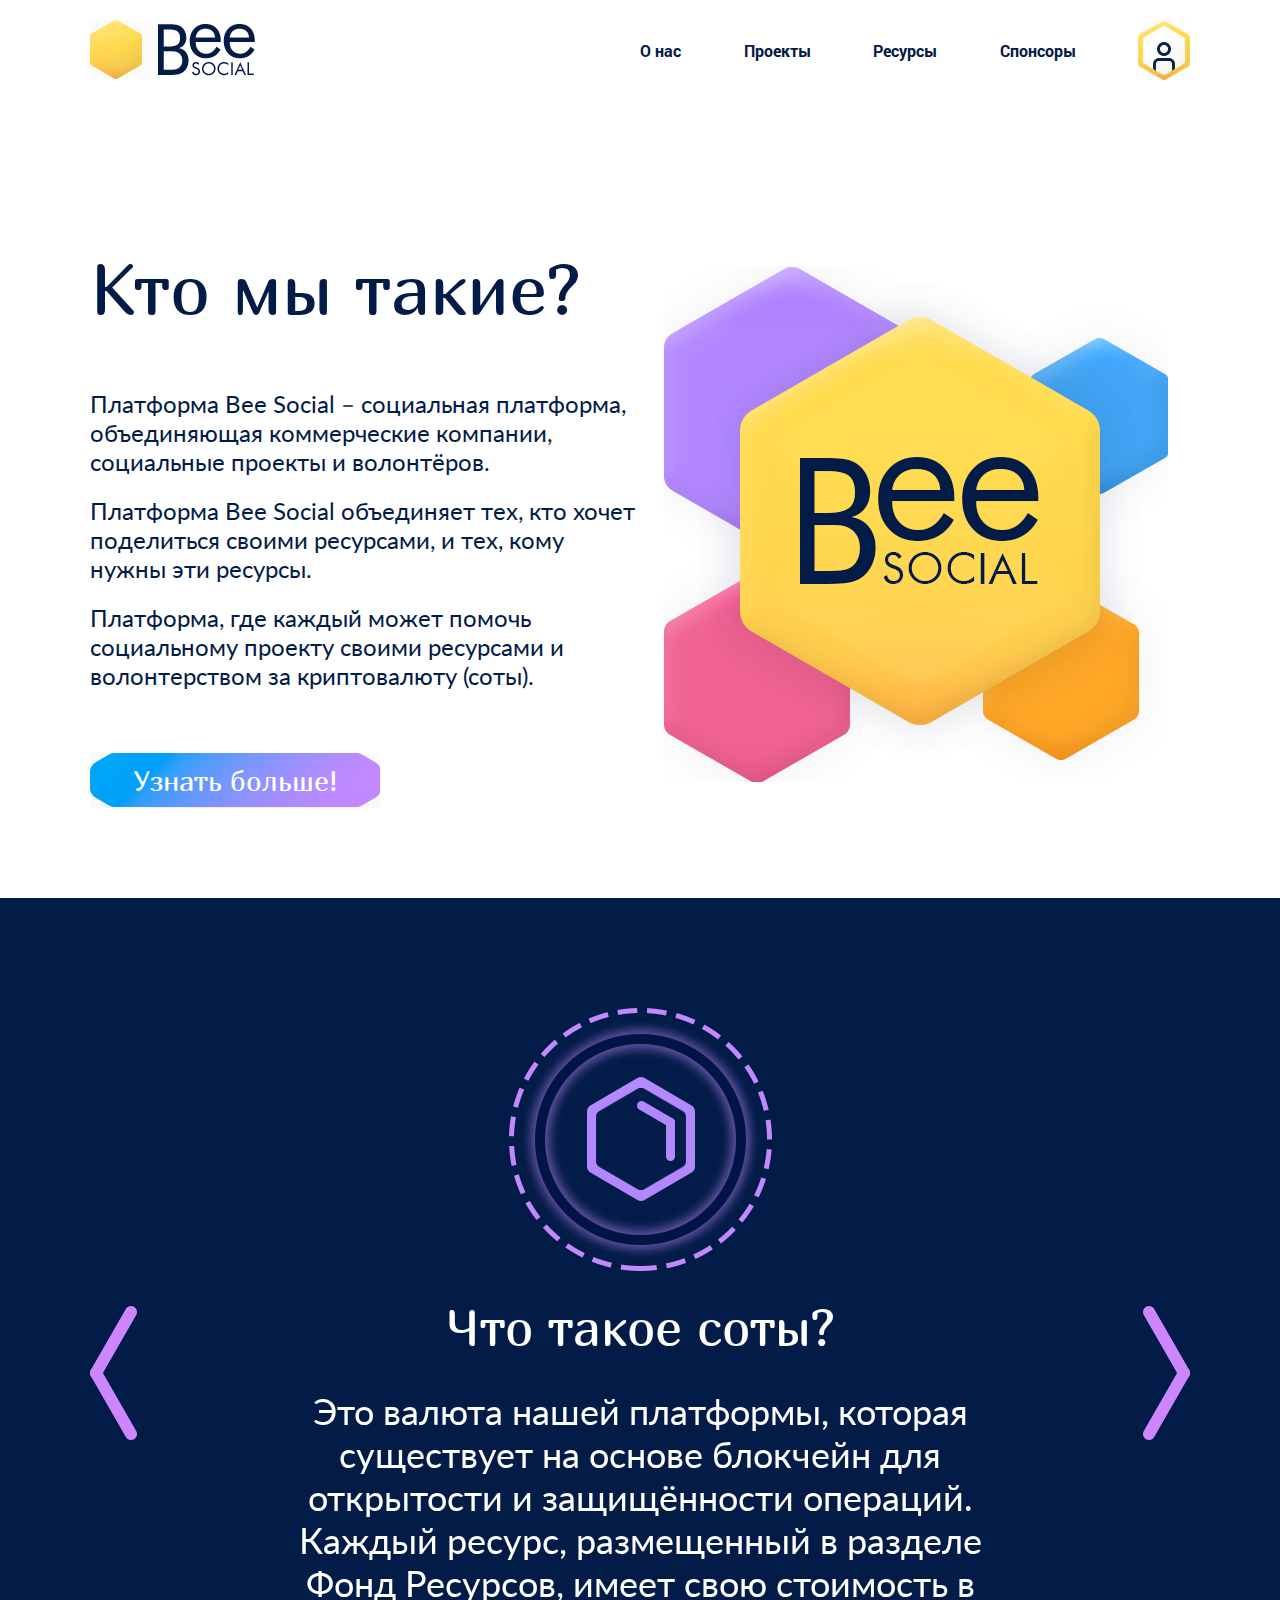
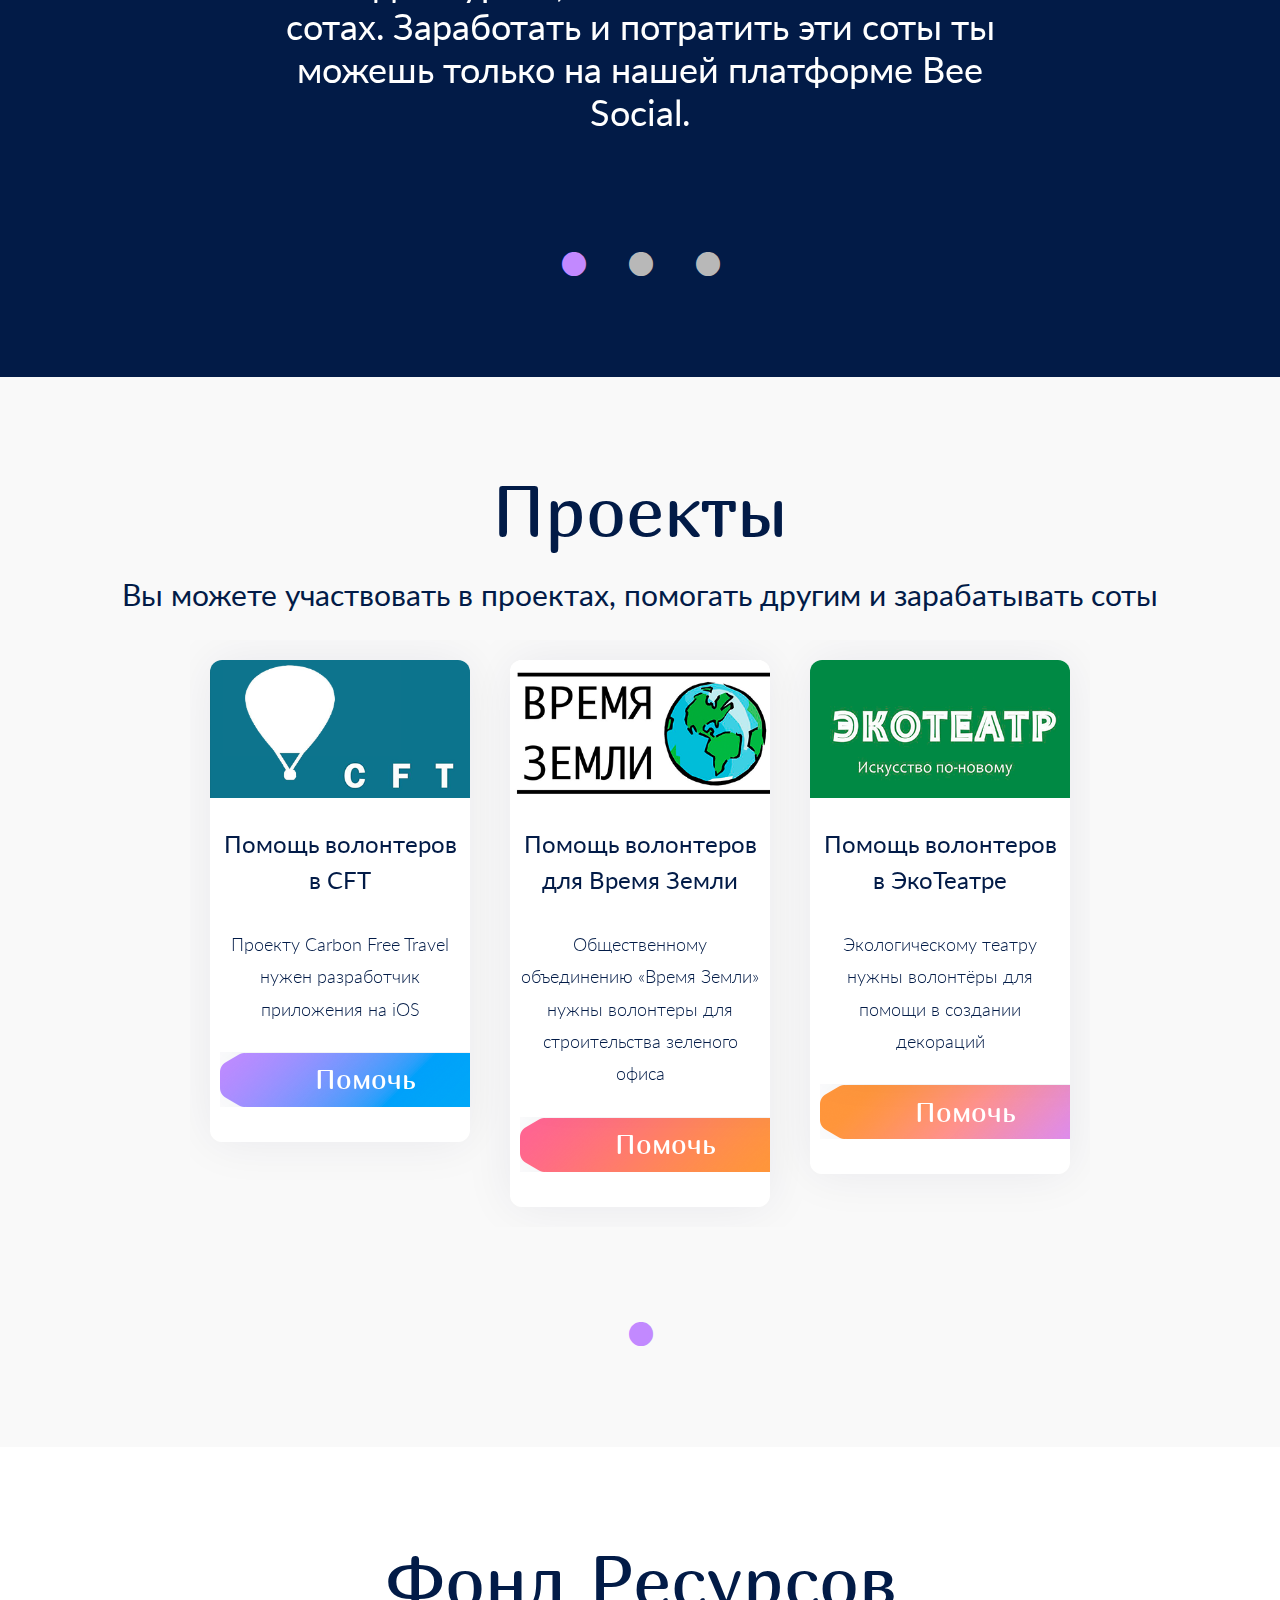
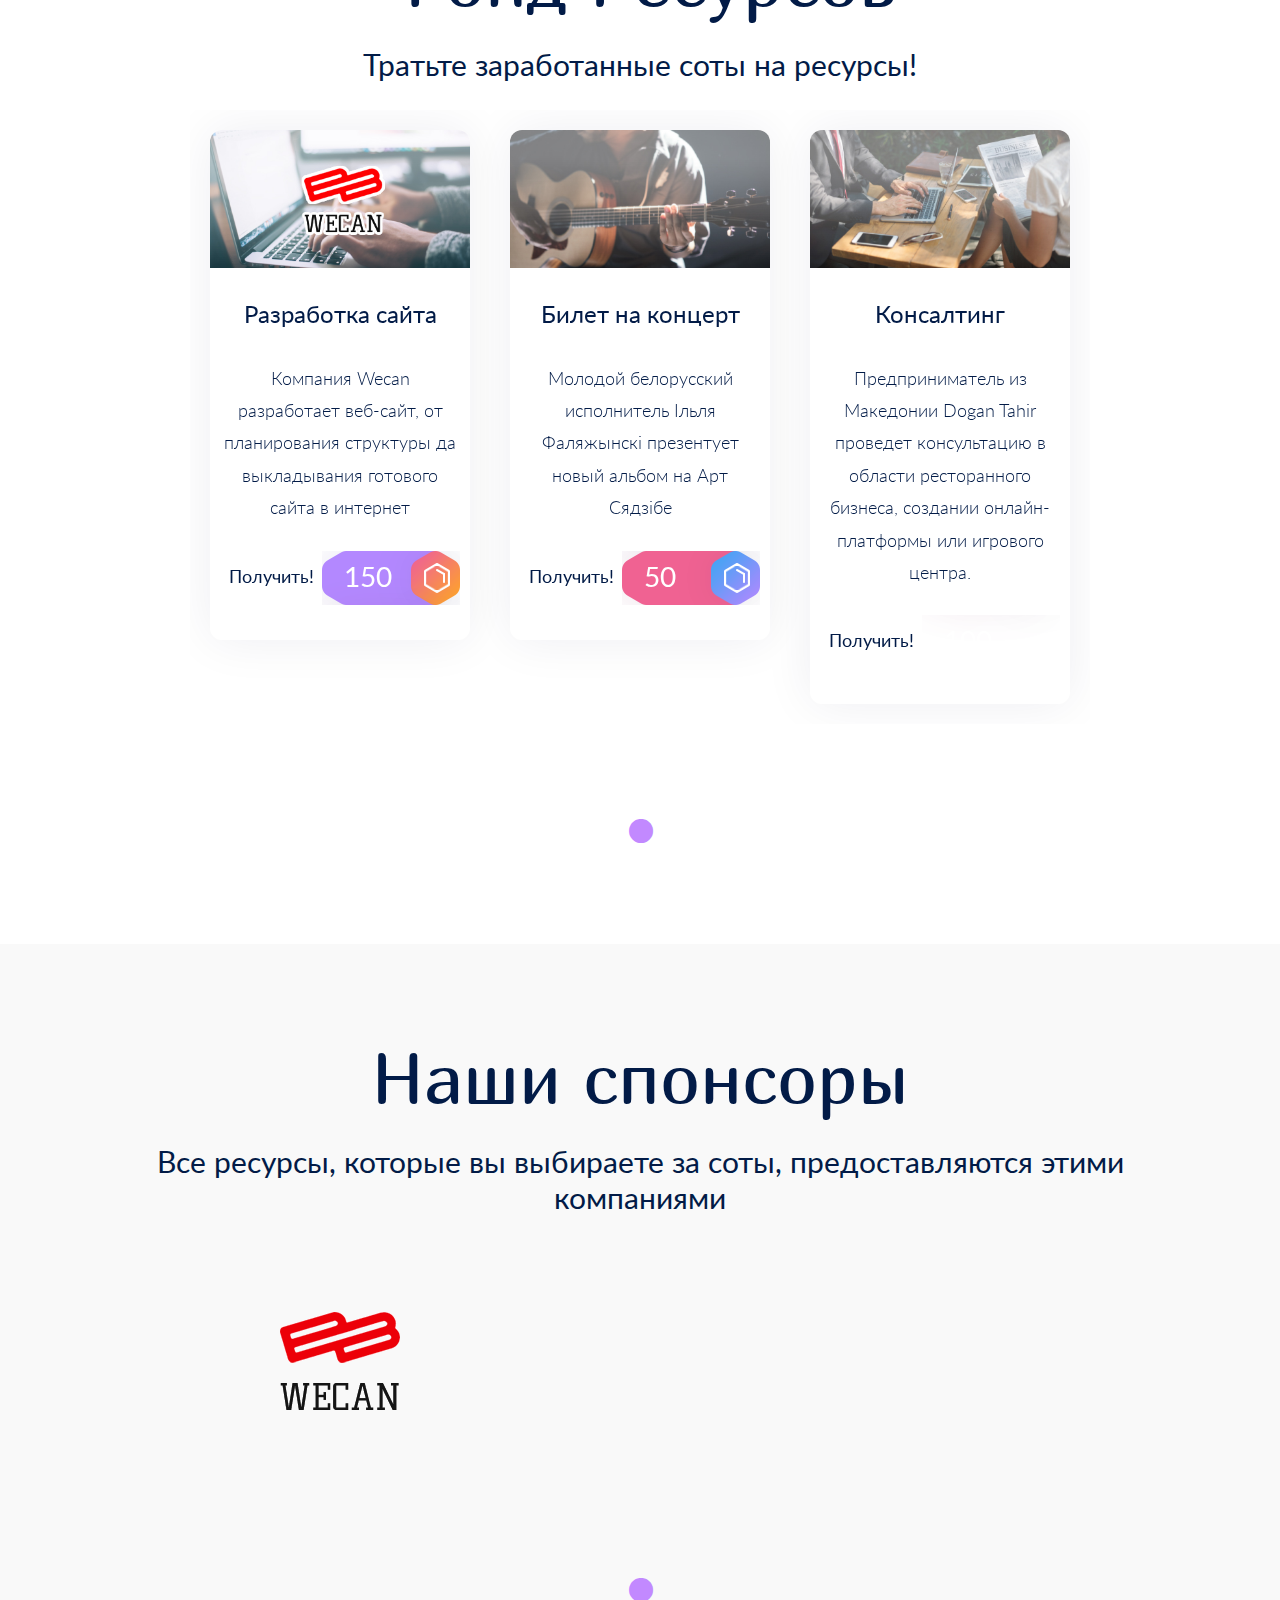
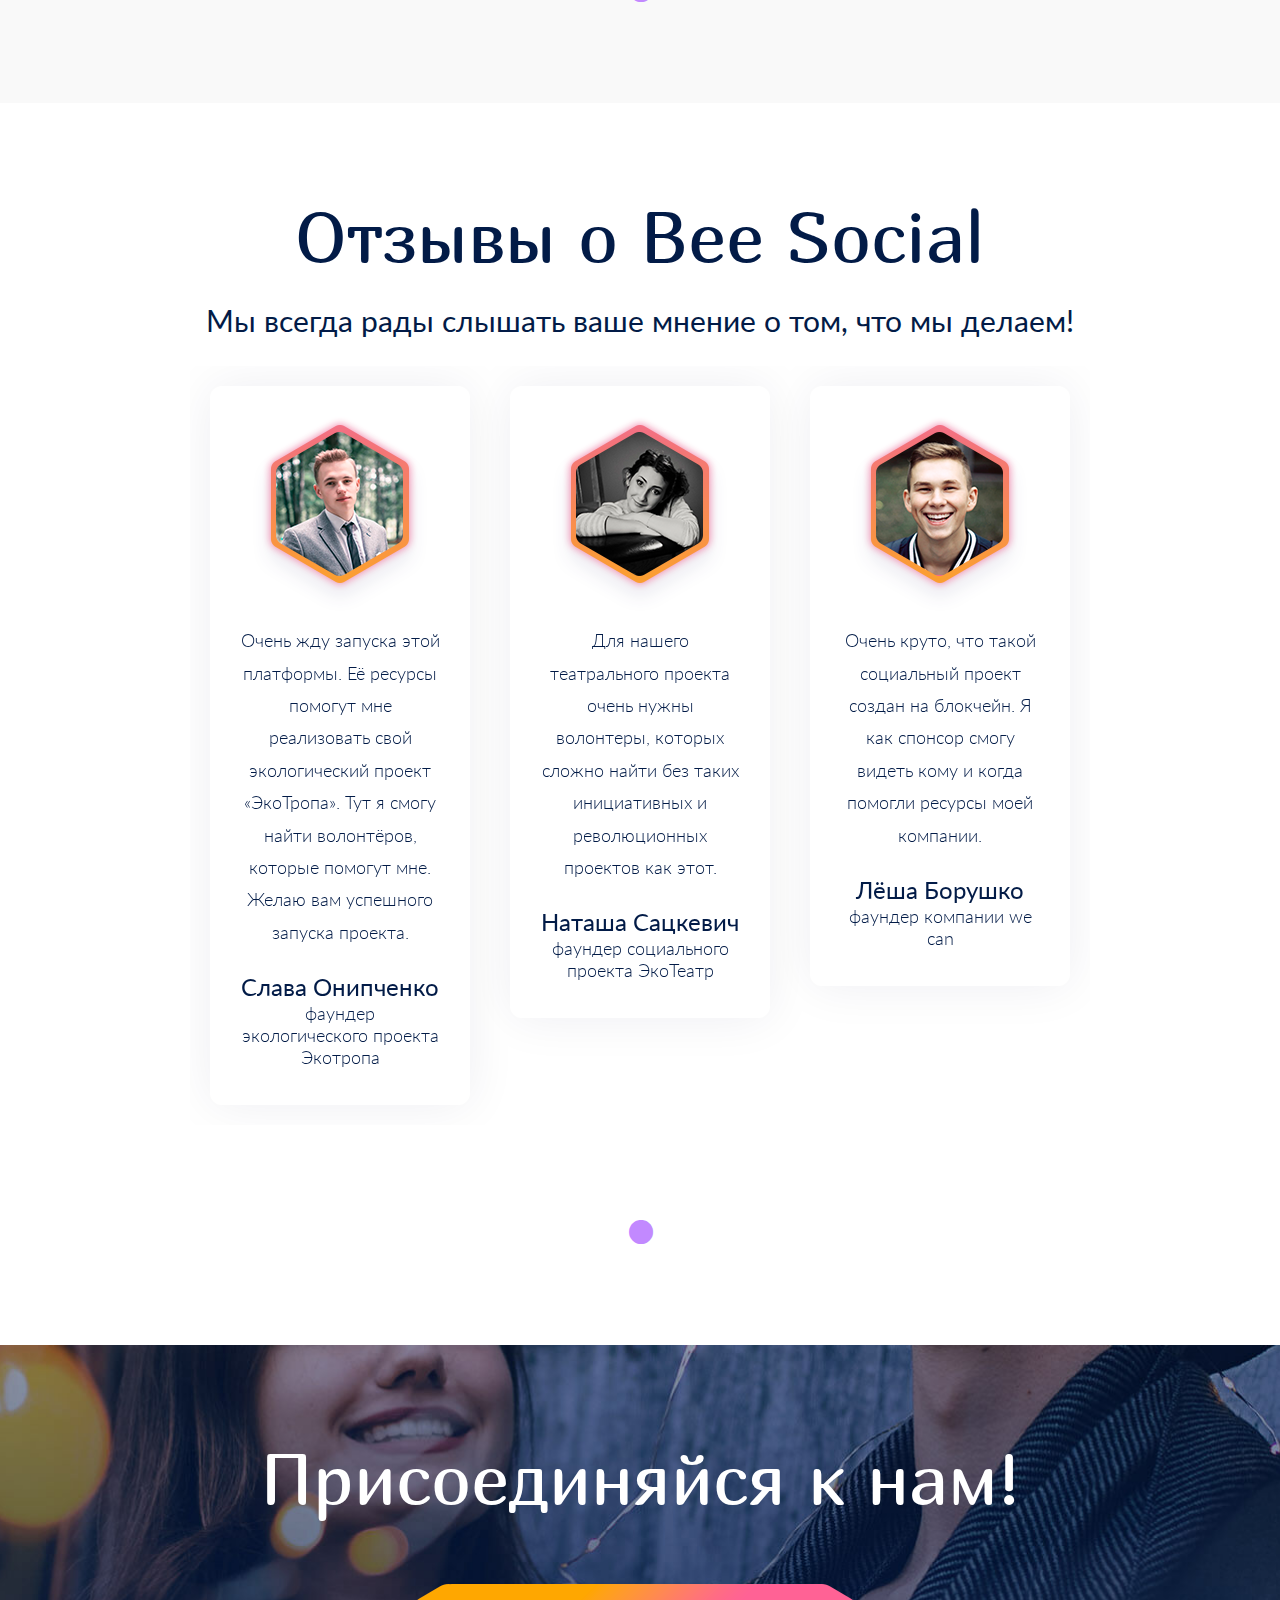
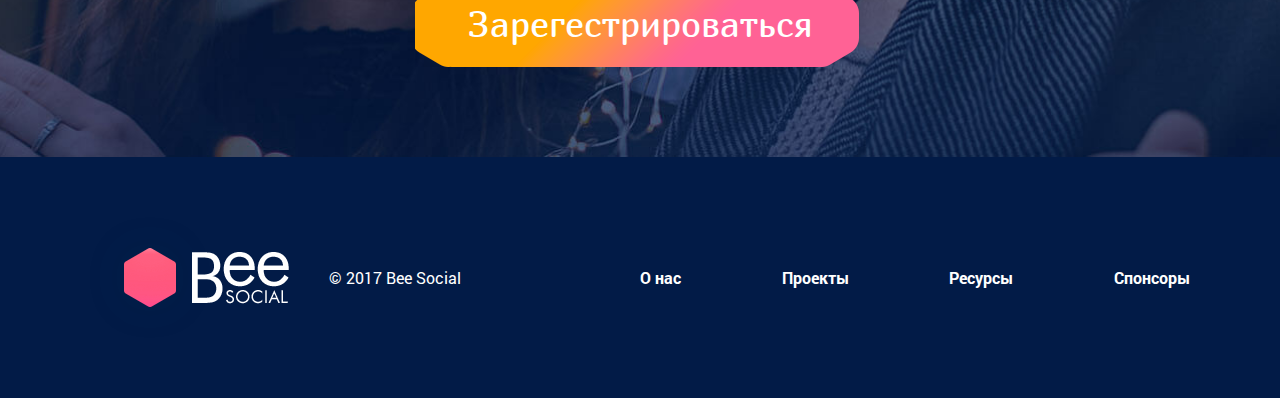
<file: index.html>
<!DOCTYPE html>
<html id="landing">
  <head>
    <meta http-equiv="Content-Type" content="text/html; charset=utf-8"/>
    <meta name="viewport" content="width=device-width, initial-scale=1.0"/>
    <link rel="stylesheet" type="text/css" href="libs/slick/slick.css"/>
    <link rel="stylesheet" type="text/css" href="libs/slick/slick-theme.css"/>
    <link rel="stylesheet" type="text/css" href="libs/magnific-popup/magnific-popup.css"/>
    <link rel="stylesheet" type="text/css" href="css/common.css"/>
    <link rel="shortcut icon" href="images/favicon.png" type="image/x-icon"/>
    <title>Bee Social - Топ 1 стартап на районе</title>
    <!--ie--><!--[if lt IE 10]>
<link rel="stylesheet" type="text/css" href="css/ie-style.css" />
<script src="https://oss.maxcdn.com/html5shiv/3.7.2/html5shiv.min.js"></script>
<script src="https://oss.maxcdn.com/respond/1.4.2/respond.min.js"></script>
<![endif]-->
  </head>
  <body>
    <section id="first">
      <div class="container">
        <header class="flex">
          <div class="logo">
            <div class="width-wrapper"><img src="images/logo.png" alt="Bee Social"/></div>
          </div>
          <div class="menu">
            <div class="width-wrapper"><a class="_scroll-to" href="#first">О нас</a><a class="_scroll-to" href="#third">Проекты</a><a class="_scroll-to" href="#fourth">Ресурсы</a><a class="_scroll-to" href="#fiveth">Спонсоры</a><a href="registration.html"><img src="images/login.png" alt="Войти в аккаунт"/></a></div>
          </div>
        </header>
        <div class="about-container flex">
          <div class="about">
            <div class="width-wrapper">
              <h1>Кто мы такие?</h1>
              <p>Платформа Bee Social – социальная платформа, объединяющая коммерческие компании, социальные проекты и волонтёров.</p>
              <p>Платформа Bee Social объединяет тех, кто хочет поделиться своими ресурсами, и тех, кому нужны эти ресурсы.</p>
              <p>Платформа, где каждый может помочь социальному проекту своими ресурсами и волонтерством за криптовалюту (соты).</p>
              <button class="bee-button">Узнать больше!</button>
            </div>
          </div>
          <div class="mesh"><img src="images/mesh.png"/></div>
        </div>
      </div>
    </section>
    <section class="regular" id="second">
      <div class="container">
        <div class="slider-wrapper">
          <div class="slider" active="1">
            <div class="slider-elem">
              <div class="inner">
                <div class="image"><img src="images/about-honeycombs-1.png"/></div>
                <div class="title">
                  <h3>Что такое соты?</h3>
                </div>
                <div class="text">Это валюта нашей платформы, которая существует на основе блокчейн для открытости и защищённости операций. Каждый ресурс, размещенный в разделе Фонд Ресурсов, имеет свою стоимость в сотах. Заработать и потратить  эти соты ты можешь только на нашей платформе Bee Social.</div>
              </div>
            </div>
            <div class="slider-elem">
              <div class="inner">
                <div class="image"><img src="images/about-honeycombs-2.png"/></div>
                <div class="title">
                  <h3>Как мне заработать соты?</h3>
                </div>
                <div class="text">Зарабатывать соты ты можешь волонтерством в организациях, стартапах, инициативах, делясь ресурсами со Спонсорами, НГО и волонтёрами за соты.</div>
              </div>
            </div>
            <div class="slider-elem">
              <div class="inner">
                <div class="image"><img src="images/about-honeycombs-3.png"/></div>
                <div class="title">
                  <h3>На что мне потратить соты?</h3>
                </div>
                <div class="text">Свои соты ты можешь потратить на приобретение ресурсов в разделе Фонд Ресурсов, а можешь перевести соты понравившимся проектам.</div>
              </div>
            </div>
          </div>
        </div>
      </div>
    </section>
    <section class="regular" id="third">
      <div class="container">
        <h2>Проекты</h2>
        <div class="subtitle">Вы можете участвовать в проектах, помогать другим и  зарабатывать соты</div>
        <div class="slider-wrapper">
          <div class="slider-multiple" id="help-slider">
            <div class="slider-elem">
              <div class="inner">
                <div class="wrapper"><img src="images/projects/1.png"/>
                  <div class="content">
                    <div class="title">Помощь волонтеров в CFT</div>
                    <div class="text">Проекту Carbon Free Travel нужен разработчик приложения на iOS</div>
                    <button class="bee-button">Помочь</button>
                  </div>
                </div>
              </div>
            </div>
            <div class="slider-elem">
              <div class="inner">
                <div class="wrapper"><img src="images/projects/2.png"/>
                  <div class="content">
                    <div class="title">Помощь волонтеров для Время Земли</div>
                    <div class="text">Общественному объединению «Время Земли» нужны волонтеры для строительства зеленого офиса</div>
                    <button class="bee-button">Помочь</button>
                  </div>
                </div>
              </div>
            </div>
            <div class="slider-elem">
              <div class="inner">
                <div class="wrapper"><img src="images/projects/3.png"/>
                  <div class="content">
                    <div class="title">Помощь волонтеров в ЭкоТеатре</div>
                    <div class="text">Экологическому театру нужны волонтёры для помощи в создании декораций</div>
                    <button class="bee-button">Помочь</button>
                  </div>
                </div>
              </div>
            </div>
          </div>
        </div>
      </div>
    </section>
    <section class="regular" id="fourth">
      <div class="container">
        <h2>Фонд Ресурсов</h2>
        <div class="subtitle">Тратьте заработанные соты на ресурсы!</div>
        <div class="slider-wrapper">
          <div class="slider-multiple" id="resources-slider">
            <div class="slider-elem">
              <div class="inner">
                <div class="wrapper"><img src="images/resources/1.jpg"/>
                  <div class="content">
                    <div class="title">Разработка сайта</div>
                    <div class="text">Компания Wecan разработает веб-сайт, от планирования структуры да выкладывания готового сайта в интернет</div>
                    <div class="action">
                      <p>Получить!</p>
                      <div class="honeycombs-count">
                        <div class="honeycombs-badge">150</div>
                      </div>
                    </div>
                  </div>
                </div>
              </div>
            </div>
            <div class="slider-elem">
              <div class="inner">
                <div class="wrapper"><img src="images/resources/3.jpg"/>
                  <div class="content">
                    <div class="title">Билет на концерт</div>
                    <div class="text">Молодой белорусский исполнитель Iльля Фаляжынскi презентует новый альбом на Арт Сядзiбе</div>
                    <div class="action">
                      <p>Получить!</p>
                      <div class="honeycombs-count">
                        <div class="honeycombs-badge">50</div>
                      </div>
                    </div>
                  </div>
                </div>
              </div>
            </div>
            <div class="slider-elem">
              <div class="inner">
                <div class="wrapper"><img src="images/resources/2.jpg"/>
                  <div class="content">
                    <div class="title">Консалтинг</div>
                    <div class="text">Предприниматель из Македонии Dogan Tahir проведет консультацию в области ресторанного бизнеса, создании онлайн-платформы или игрового центра. </div>
                    <div class="action">
                      <p>Получить!</p>
                      <div class="honeycombs-count">
                        <div class="honeycombs-badge">100</div>
                      </div>
                    </div>
                  </div>
                </div>
              </div>
            </div>
          </div>
        </div>
      </div>
    </section>
    <section class="regular" id="fiveth">
      <div class="container">
        <h2>Наши спонсоры</h2>
        <div class="subtitle">Все ресурсы, которые вы выбираете за соты, предоставляются этими компаниями</div>
        <div class="slider-wrapper">
          <div class="slider-rows-multiple">
            <div class="slider-elem">
              <div class="inner">
                <div class="image"><img src="images/sponsors/logo-wecan.png"/></div>
              </div>
            </div>
          </div>
        </div>
      </div>
    </section>
    <section class="regular" id="sixth">
      <div class="container">
        <h2>Отзывы о Bee Social</h2>
        <div class="subtitle">Мы всегда рады слышать ваше мнение о том, что мы делаем!</div>
        <div class="slider-wrapper">
          <div class="slider-multiple-without-arrows">
            <div class="slider-elem">
              <div class="inner">
                <div class="wrapper">
                  <div class="container">
                    <div class="image-avatar"><img src="images/replies/1.png"/></div>
                    <div class="content">
                      <div class="text">Очень жду запуска этой платформы. Её ресурсы помогут мне реализовать свой экологический проект «ЭкоТропа». Тут я смогу найти волонтёров, которые помогут мне. Желаю вам успешного запуска проекта.</div>
                      <div>
                        <div class="name">Слава Онипченко </div>
                        <div class="job">фаундер экологического проекта Экотропа</div>
                      </div>
                    </div>
                  </div>
                </div>
              </div>
            </div>
            <div class="slider-elem">
              <div class="inner">
                <div class="wrapper">
                  <div class="container">
                    <div class="image-avatar"><img src="images/replies/2.png"/></div>
                    <div class="content">
                      <div class="text">Для нашего театрального проекта очень нужны волонтеры, которых сложно найти без таких инициативных и революционных проектов как этот.</div>
                      <div>
                        <div class="name">Наташа Сацкевич</div>
                        <div class="job">фаундер социального проекта ЭкоТеатр</div>
                      </div>
                    </div>
                  </div>
                </div>
              </div>
            </div>
            <div class="slider-elem">
              <div class="inner">
                <div class="wrapper">
                  <div class="container">
                    <div class="image-avatar"><img src="images/replies/3.png"/></div>
                    <div class="content">
                      <div class="text">Очень круто, что такой социальный проект создан на блокчейн. Я как спонсор смогу видеть кому и когда помогли ресурсы моей компании.</div>
                      <div>
                        <div class="name">Лёша Борушко</div>
                        <div class="job">фаундер компании we can</div>
                      </div>
                    </div>
                  </div>
                </div>
              </div>
            </div>
          </div>
        </div>
      </div>
    </section>
    <section class="regular" id="seventh">
      <div class="container">
        <h2>Присоединяйся к нам!</h2><a class="register" href="registration.html">Зарегестрироваться</a>
      </div>
    </section>
    <footer>
      <div class="container flex">
        <div class="logo">
          <div class="width-wrapper"><img src="images/logo-footer.png" alt="Bee Social"/>
            <div class="copyright">© 2017 Bee Social</div>
          </div>
        </div>
        <div class="menu">
          <div class="width-wrapper"><a class="_scroll-to" href="#first">О нас</a><a class="_scroll-to" href="#third">Проекты</a><a class="_scroll-to" href="#fourth">Ресурсы</a><a class="_scroll-to" href="#fiveth">Спонсоры</a></div>
        </div>
      </div>
    </footer>
  </body>
  <script type="text/javascript" src="js/jquery-1.12.2.min.js"></script>
  <script type="text/javascript" src="libs/slick/slick.min.js"></script>
  <script type="text/javascript" src="libs/magnific-popup/jquery.magnific-popup.min.js"></script>
  <script type="text/javascript" src="js/main.min.js"></script>
</html>
</file>
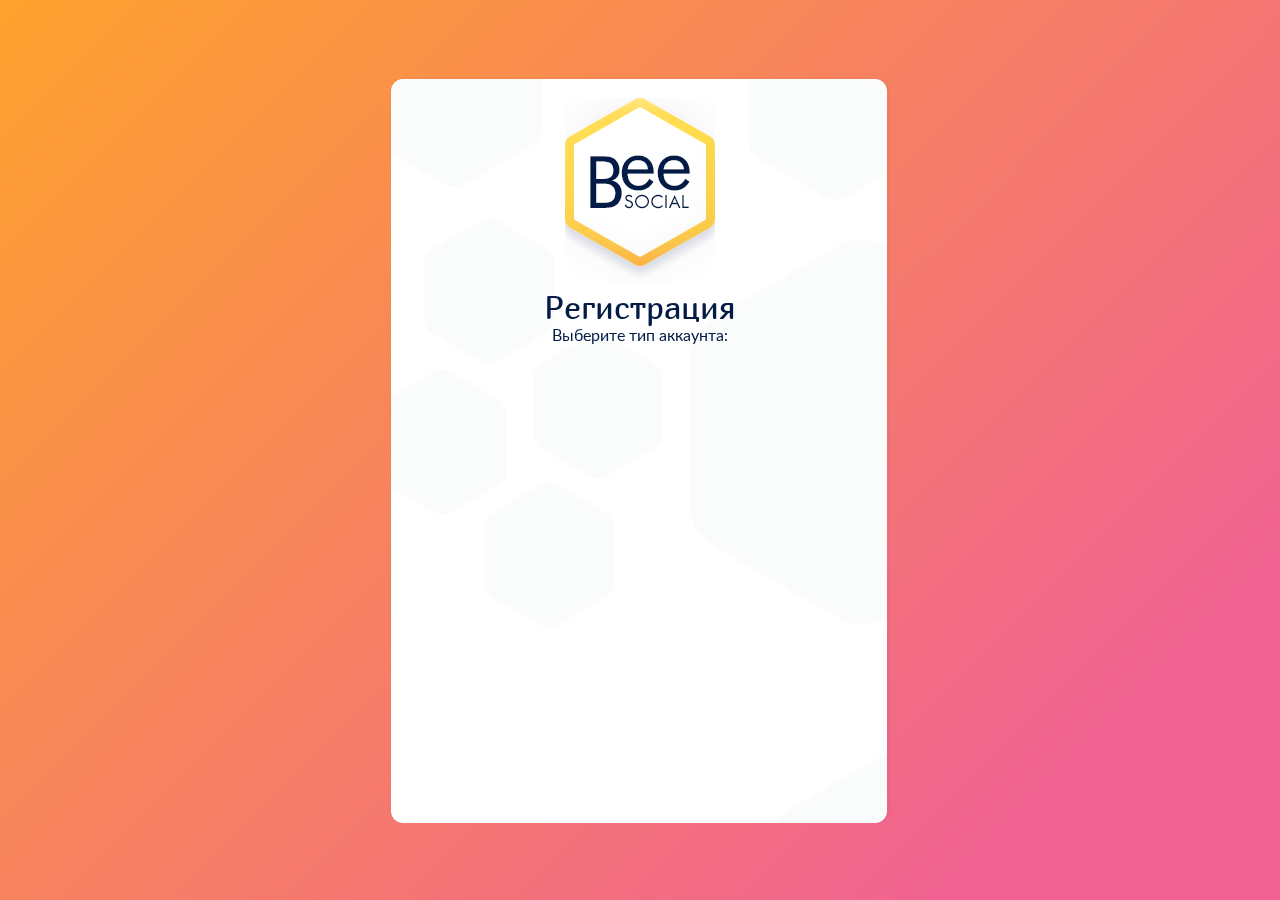
<file: registration.html>
<!DOCTYPE html>
<html id="registration">
  <head>
    <meta http-equiv="Content-Type" content="text/html; charset=utf-8"/>
    <meta name="viewport" content="width=device-width, initial-scale=1.0"/>
    <link rel="stylesheet" type="text/css" href="libs/animation/animate_custom.css"/>
    <link rel="stylesheet" type="text/css" href="css/common.css"/>
    <link rel="shortcut icon" href="images/favicon.png" type="image/x-icon"/>
    <title>Регистрация - Bee Social</title>
    <!--ie--><!--[if lt IE 10]>
<link rel="stylesheet" type="text/css" href="css/ie-style.css" />
<script src="https://oss.maxcdn.com/html5shiv/3.7.2/html5shiv.min.js"></script>
<script src="https://oss.maxcdn.com/respond/1.4.2/respond.min.js"></script>
<![endif]-->
  </head>
  <body>
    <div class="overlay"></div>
    <div class="window registration">
      <header><img src="images/logo-registration.png" alt="Bee Social"/>
        <h1>Регистрация</h1>
        <p>Выберите тип аккаунта:</p>
      </header>
    </div>
  </body>
  <script type="text/javascript" src="js/jquery-1.12.2.min.js"></script>
  <script type="text/javascript" src="js/registration.min.js"></script>
</html>
</file>
<file: css/common.css>
@font-face{font-family:"MarmeladRegular";src:url("../fonts/MarmeladRegular/MarmeladRegular.eot");src:url("../fonts/MarmeladRegular/MarmeladRegular.eot?#iefix") format("embedded-opentype"), url("../fonts/MarmeladRegular/MarmeladRegular.woff") format("woff"), url("../fonts/MarmeladRegular/MarmeladRegular.ttf") format("truetype");font-style:normal;font-weight:normal}@font-face{font-family:"LatoRegular";src:url("../fonts/LatoRegular/LatoRegular.eot");src:url("../fonts/LatoRegular/LatoRegular.eot?#iefix") format("embedded-opentype"), url("../fonts/LatoRegular/LatoRegular.woff") format("woff"), url("../fonts/LatoRegular/LatoRegular.ttf") format("truetype");font-style:normal;font-weight:normal}@font-face{font-family:"LatoLight";src:url("../fonts/LatoLight/LatoLight.eot");src:url("../fonts/LatoLight/LatoLight.eot?#iefix") format("embedded-opentype"), url("../fonts/LatoLight/LatoLight.woff") format("woff"), url("../fonts/LatoLight/LatoLight.ttf") format("truetype");font-style:normal;font-weight:normal}@font-face{font-family:"RobotoRegular";src:url("../fonts/RobotoRegular/RobotoRegular.eot");src:url("../fonts/RobotoRegular/RobotoRegular.eot?#iefix") format("embedded-opentype"), url("../fonts/RobotoRegular/RobotoRegular.woff") format("woff"), url("../fonts/RobotoRegular/RobotoRegular.ttf") format("truetype");font-style:normal;font-weight:normal}@font-face{font-family:"RobotoBold";src:url("../fonts/RobotoBold/RobotoBold.eot");src:url("../fonts/RobotoBold/RobotoBold.eot?#iefix") format("embedded-opentype"), url("../fonts/RobotoBold/RobotoBold.woff") format("woff"), url("../fonts/RobotoBold/RobotoBold.ttf") format("truetype");font-style:normal;font-weight:normal}*{margin:0px auto;padding:0px;outline:none;-webkit-box-sizing:border-box;-moz-box-sizing:border-box;box-sizing:border-box}body{font-size:16px;font-family:'LatoRegular'}article,aside,details,figcaption,figure,footer,header,hgroup,main,menu,nav,section,summary{display:block}.cfix:after,.cfix:before{content:" ";display:table}.cfix:after{clear:both}.container{max-width:1600px;width:100%;padding:0px 20px;position:relative}.container:after,.container:before{content:" ";display:table}.container:after{clear:both}.flex{display:-webkit-box;display:-webkit-flex;display:-ms-flexbox;display:flex}.row{position:relative}.row:after,.row:before{content:" ";display:table}.row:after{clear:both}fieldset,input[type=submit]{border:0;background:0 0}a,a:active,a:focus,a:hover,a:visited{color:inherit;text-decoration:none}a img{color:inherit;text-decoration:none}img{max-width:100%}ul{padding:0;margin:0}ul li{list-style:none}.bold,b,strong{font-weight:normal;font-family:'RobotoBold'}.fll{float:left}.flr{float:right}.displnone{display:none}.hidden{opacity:0;visibility:hidden}.visible{visibility:visible;opacity:1}.col-1{min-height:1px;float:left;width:8.333333333333334%}.col-2{min-height:1px;float:left;width:16.666666666666668%}.col-3{min-height:1px;float:left;width:25%}.col-4{min-height:1px;float:left;width:33.333333333333336%}.col-5{min-height:1px;float:left;width:41.666666666666664%}.col-6{min-height:1px;float:left;width:50%}.col-7{min-height:1px;float:left;width:58.333333333333336%}.col-8{min-height:1px;float:left;width:66.66666666666667%}.col-9{min-height:1px;float:left;width:75%}.col-10{min-height:1px;float:left;width:83.33333333333333%}.col-11{min-height:1px;float:left;width:91.66666666666667%}.col-12{min-height:1px;float:left;width:100%}.col-1-x{min-height:1px;float:left;width:8.333333333333334%}.col-2-x{min-height:1px;float:left;width:16.666666666666668%}.col-3-x{min-height:1px;float:left;width:25%}.col-4-x{min-height:1px;float:left;width:33.333333333333336%}.col-5-x{min-height:1px;float:left;width:41.666666666666664%}.col-6-x{min-height:1px;float:left;width:50%}.col-7-x{min-height:1px;float:left;width:58.333333333333336%}.col-8-x{min-height:1px;float:left;width:66.66666666666667%}.col-9-x{min-height:1px;float:left;width:75%}.col-10-x{min-height:1px;float:left;width:83.33333333333333%}.col-11-x{min-height:1px;float:left;width:91.66666666666667%}.col-12-x{min-height:1px;float:left;width:100%}@media (max-width:1600px){.container{max-width:1350px}}@media (max-width:1400px){.container{max-width:1140px}}@media (max-width:1200px){.container{max-width:980px}}@media (max-width:720px){.col-1{width:100%}.col-2{width:100%}.col-3{width:100%}.col-4{width:100%}.col-5{width:100%}.col-6{width:100%}.col-7{width:100%}.col-8{width:100%}.col-9{width:100%}.col-10{width:100%}.col-11{width:100%}.col-12{width:100%}}html{height:100%}#landing body{height:100%}#landing h1,#landing h2,#landing h3{font-weight:normal;font-family:'MarmeladRegular';color:#021b47}#landing .job,#landing .name,#landing .subtitle,#landing .text,#landing .title,#landing a,#landing p{color:#021b47}#landing button{cursor:pointer;color:#fff;font-family:'MarmeladRegular';border:0px}#landing section.regular{padding:90px 0px}#landing section h1,#landing section h2{text-align:center;font-size:72px}#landing section .subtitle{text-align:center;font-size:30px;font-family:'LatoRegular';padding:25px 0px 25px 0px}#landing #first .width-wrapper{max-width:600px}#landing #first header{padding:20px 0px}#landing #first header .logo{-webkit-box-flex:1;-webkit-flex:1;-ms-flex:1;flex:1}#landing #first header .menu{-webkit-box-flex:1;-webkit-flex:1;-ms-flex:1;flex:1}#landing #first header .menu .width-wrapper{display:-webkit-box;display:-webkit-flex;display:-ms-flexbox;display:flex;-webkit-box-pack:justify;-webkit-justify-content:space-between;-ms-flex-pack:justify;justify-content:space-between;-webkit-box-align:center;-webkit-align-items:center;-ms-flex-align:center;align-items:center}#landing #first header .menu a{margin:0;display:block;font-family:'RobotoBold'}#landing #first header .menu img{margin:0;display:block}#landing #first .about-container{-webkit-box-pack:center;-webkit-justify-content:center;-ms-flex-pack:center;justify-content:center;-webkit-box-align:center;-webkit-align-items:center;-ms-flex-align:center;align-items:center;padding:140px 0px 90px 0px}#landing #first .about{-webkit-box-flex:1;-webkit-flex:1;-ms-flex:1;flex:1}#landing #first .about h1{margin-bottom:60px;text-align:left}#landing #first .about p{font-size:24px;margin-bottom:20px}#landing #first .about button{margin-top:40px;font-size:28px}#landing #first .mesh{-webkit-box-flex:1;-webkit-flex:1;-ms-flex:1;flex:1;text-align:center}#landing #second{background:#021b47;text-align:center}#landing #second .inner{padding:0px 80px}#landing #second .title{font-size:44px;padding-top:25px;padding-bottom:35px}#landing #second .title h3{color:#fff}#landing #second .text{font-size:36px;color:#fff}#landing #second .slick-arrow.slick-prev{background-position:0px -158px}#landing #second .slick-arrow.slick-next{background-position:-56px -158px}#landing #second .slider[active="2"] .slick-arrow.slick-prev{background-position:0px 0px}#landing #second .slider[active="2"] .slick-arrow.slick-next{background-position:-56px 0px}#landing #second .slider[active="3"] .slick-arrow.slick-prev{background-position:0px -316px}#landing #second .slider[active="3"] .slick-arrow.slick-next{background-position:-56px -316px}#landing #second .slick-slider .slick-dots li:nth-child(2).slick-active button:before{color:#f06292}#landing #second .slick-slider .slick-dots li:nth-child(3).slick-active button:before{color:#42a5f5}#landing #third{background:#f9f9f9}#landing #third .slider-elem .inner{max-width:440px;padding:0px 20px}#landing #third .slider-elem .wrapper{background:#fff;padding-bottom:35px;overflow:hidden;border-radius:12px;-webkit-box-shadow:0 0 50px rgba(2,27,71,0.07);box-shadow:0 0 50px rgba(2,27,71,0.07)}#landing #third .slider-elem .image{width:100%;height:215px;background-repeat:no-repeat;background-size:cover}#landing #third .slider-elem .content{max-width:330px;text-align:center;padding:0px 10px}#landing #third .slider-elem .title{padding:30px 0px;font-size:24px;line-height:1.5}#landing #third .slider-elem .text{font-size:18px;font-family:'LatoLight';line-height:1.8;margin-bottom:25px}#landing #third .bee-button{font-size:28px;background-position:0px -68px}#landing #third .bee-button.help-button-1{background-position:0px -68px}#landing #third .bee-button.help-button-2{background-position:0px -141px}#landing #third .bee-button.help-button-3{background-position:0px -211px}#landing #fourth{background:#fff}#landing #fourth .slider-elem .inner{max-width:440px;padding:0px 20px}#landing #fourth .slider-elem .wrapper{background:#fff;padding-bottom:35px;overflow:hidden;border-radius:12px;-webkit-box-shadow:0 0 50px rgba(2,27,71,0.07);box-shadow:0 0 50px rgba(2,27,71,0.07)}#landing #fourth .slider-elem .image{width:100%;height:215px;background-repeat:no-repeat;background-size:cover}#landing #fourth .slider-elem .content{max-width:330px;text-align:center;padding:0px 10px}#landing #fourth .slider-elem .title{padding:30px 0px;font-size:24px;line-height:1.5}#landing #fourth .slider-elem .text{font-size:18px;font-family:'LatoLight';line-height:1.8;margin-bottom:25px}#landing #fourth .slider-elem .action{display:-webkit-box;display:-webkit-flex;display:-ms-flexbox;display:flex;-webkit-box-align:center;-webkit-align-items:center;-ms-flex-align:center;align-items:center}#landing #fourth .slider-elem .action p{-webkit-box-flex:1;-webkit-flex:1;-ms-flex:1;flex:1;font-size:18px}#landing #fourth .slider-elem .action .honeycombs-count{-webkit-box-flex:1;-webkit-flex:1;-ms-flex:1;flex:1}#landing #fourth .slider-elem .action .honeycombs-count .honeycombs-badge{display:-webkit-box;display:-webkit-flex;display:-ms-flexbox;display:flex;-webkit-box-align:center;-webkit-align-items:center;-ms-flex-align:center;align-items:center;padding-left:22px;font-size:28px;color:#fff;width:138px;height:54px;background:url("../images/badges.png") no-repeat;background-position:0px 0px}#landing #fourth .slider-elem .action .honeycombs-count .honeycombs-badge.badge-2{background-position:0px -66px}#landing #fourth .slider-elem .action .honeycombs-count .honeycombs-badge.badge-3{background-position:0px -133px}#landing #fiveth{background:#f9f9f9}#landing #fiveth .subtitle{padding-bottom:45px}#landing #fiveth .slider-elem .inner{text-align:center;height:170px;display:-webkit-box;display:-webkit-flex;display:-ms-flexbox;display:flex;-webkit-box-align:center;-webkit-align-items:center;-ms-flex-align:center;align-items:center}#landing #fiveth .slider-elem .inner img{max-width:100%}#landing #sixth{background:#fff}#landing #sixth .slider-elem .inner{max-width:440px;padding:0px 20px}#landing #sixth .slider-elem .wrapper{background:#fff;padding-bottom:35px;overflow:hidden;border-radius:12px;-webkit-box-shadow:0 0 50px rgba(2,27,71,0.07);box-shadow:0 0 50px rgba(2,27,71,0.07)}#landing #sixth .slider-elem .image{width:100%;height:215px;background-repeat:no-repeat;background-size:cover}#landing #sixth .slider-elem .content{max-width:330px;text-align:center;padding:0px 10px}#landing #sixth .slider-elem .title{padding:30px 0px;font-size:24px;line-height:1.5}#landing #sixth .slider-elem .text{font-size:18px;font-family:'LatoLight';line-height:1.8;margin-bottom:25px}#landing #sixth .slider-elem .wrapper{padding-top:30px;text-align:center}#landing #sixth .slider-elem .image-avatar{margin-bottom:15px}#landing #sixth .slider-elem .name{font-size:24px}#landing #sixth .slider-elem .job{font-size:18px;font-family:'LatoLight'}#landing #seventh{background:url("../images/back-footer.jpg") no-repeat center;background-size:cover;text-align:center}#landing #seventh h2{color:#fff;margin-bottom:60px}#landing #seventh .register{color:#fff;font-family:'MarmeladRegular';display:inline-block;min-width:450px;min-height:85px;padding:20px 0px;font-size:36px;background:url("../images/bee-buttons.png") no-repeat;background-position:0px -286px}#landing footer{background:#021b47;padding:60px 0px}#landing footer .width-wrapper{max-width:600px}#landing footer .flex{-webkit-box-align:center;-webkit-align-items:center;-ms-flex-align:center;align-items:center}#landing footer .logo{-webkit-box-flex:1;-webkit-flex:1;-ms-flex:1;flex:1}#landing footer .logo .width-wrapper{display:-webkit-box;display:-webkit-flex;display:-ms-flexbox;display:flex;-webkit-box-align:center;-webkit-align-items:center;-ms-flex-align:center;align-items:center}#landing footer .logo img{margin:0;padding-right:40px}#landing footer .logo .copyright{margin:0;color:#fff;padding-right:20px;font-family:'RobotoRegular'}#landing footer .menu{-webkit-box-flex:1;-webkit-flex:1;-ms-flex:1;flex:1}#landing footer .menu .width-wrapper{display:-webkit-box;display:-webkit-flex;display:-ms-flexbox;display:flex;-webkit-box-pack:justify;-webkit-justify-content:space-between;-ms-flex-pack:justify;justify-content:space-between}#landing footer .menu a{margin:0;display:block;font-family:'RobotoBold';color:#fff}#landing .slider-rows-multiple img{max-width:100%}#landing .slick-dotted.slick-slider{margin-bottom:130px}#landing .slider-wrapper{padding:0px 100px}#landing .slick-arrow{width:47px;height:134px}#landing .slick-arrow,#landing .slick-arrow:focus,#landing .slick-arrow:hover{background:url("../images/arrows.png") no-repeat}#landing .slick-arrow.slick-prev{left:-100px;background-position:0px -653px}#landing .slick-arrow.slick-next{right:-100px;background-position:-56px -653px}#landing .slick-arrow:before{display:none}#landing .slick-slider .slick-dots{bottom:-125px}#landing .slick-slider .slick-dots li{margin:0px 20px}#landing .slick-slider .slick-dots li,#landing .slick-slider .slick-dots li button,#landing .slick-slider .slick-dots li button:before{height:27px;width:27px}#landing .slick-slider .slick-dots li button{line-height:27px}#landing .slick-slider .slick-dots li button:before{font-size:28px;opacity:1;color:#b8b8b8}#landing .slick-slider .slick-dots li.slick-active button:before{color:#c289ff}#landing .slick-slider .slick-list{padding:20px 0px}#landing .fancybox-bg{background:#021b47}#landing #modal_popup .slider-wrapper{padding:0px 100px}#landing #modal-slider{height:100%;display:-webkit-box;display:-webkit-flex;display:-ms-flexbox;display:flex;-webkit-box-align:center;-webkit-align-items:center;-ms-flex-align:center;align-items:center;-webkit-box-pack:center;-webkit-justify-content:center;-ms-flex-pack:center;justify-content:center}#landing #modal-slider .wrapper{background:#fff;margin:0px 20px}#landing #modal-slider .slick-arrow.slick-prev{background-position:0px -474px}#landing #modal-slider .slick-arrow.slick-next{background-position:-56px -474px}#landing .bee-button{min-width:290px;min-height:55px;font-size:36px;background:url("../images/bee-buttons.png") no-repeat;background-position:0px 0px}html{height:100%}#registration body{min-height:100%}#registration h1,#registration h2,#registration h3{font-weight:normal;font-family:'MarmeladRegular';color:#021b47}#registration .job,#registration .name,#registration .subtitle,#registration .text,#registration .title,#registration a,#registration p{color:#021b47}#registration button{cursor:pointer;color:#fff;font-family:'MarmeladRegular';border:0px}#registration body{display:-webkit-box;display:-webkit-flex;display:-ms-flexbox;display:flex;-webkit-box-align:center;-webkit-align-items:center;-ms-flex-align:center;align-items:center;-webkit-box-pack:center;-webkit-justify-content:center;-ms-flex-pack:center;justify-content:center;padding:20px 0px}#registration body .overlay{position:fixed;left:0;top:0;z-index:-1;width:100%;height:100%;background:-webkit-linear-gradient(315deg, #fea22d, #f06292 85%);background:-o-linear-gradient(315deg, #fea22d, #f06292 85%);background:linear-gradient(135deg, #fea22d, #f06292 85%)}#registration body .window{background:url("../images/registration-window-back.png");width:100%;max-width:500px;padding:20px 60px 15px 60px;min-height:745px;border-radius:12px}#registration body .window header{text-align:center}
</file>
